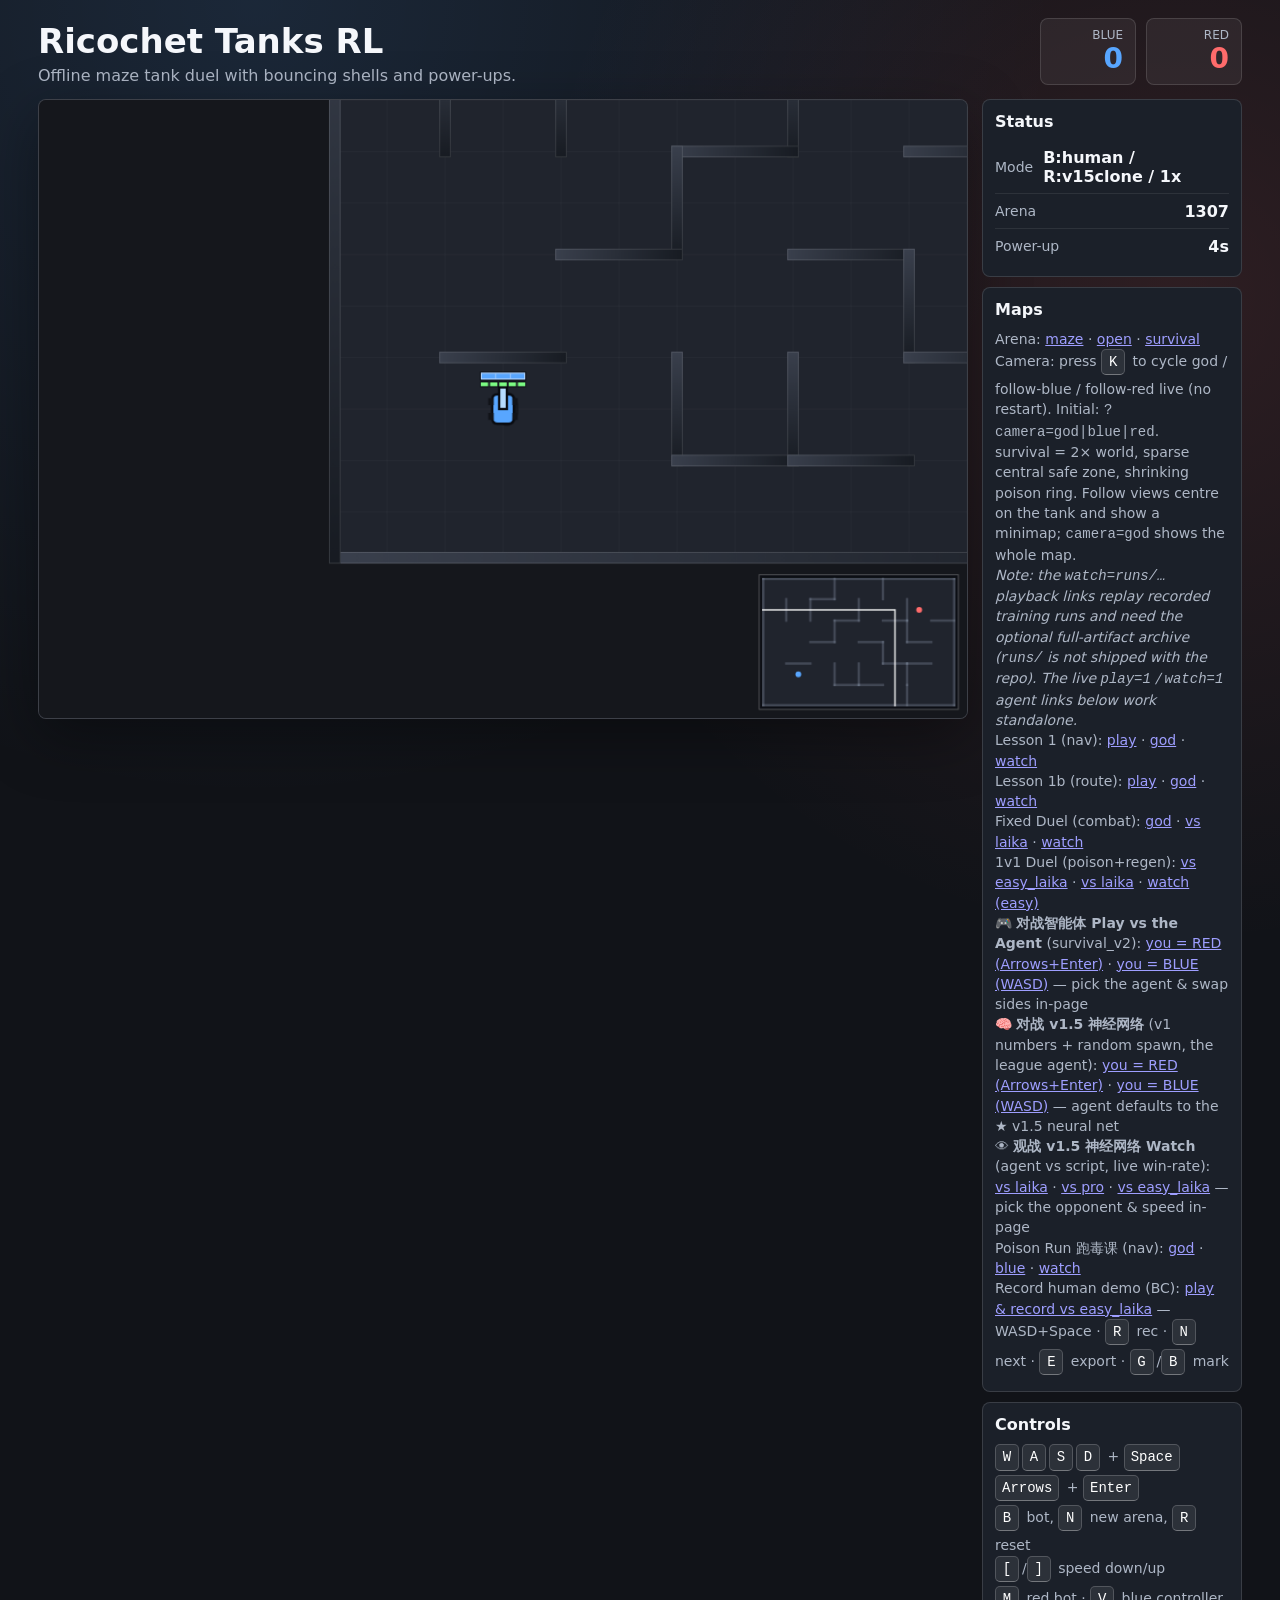
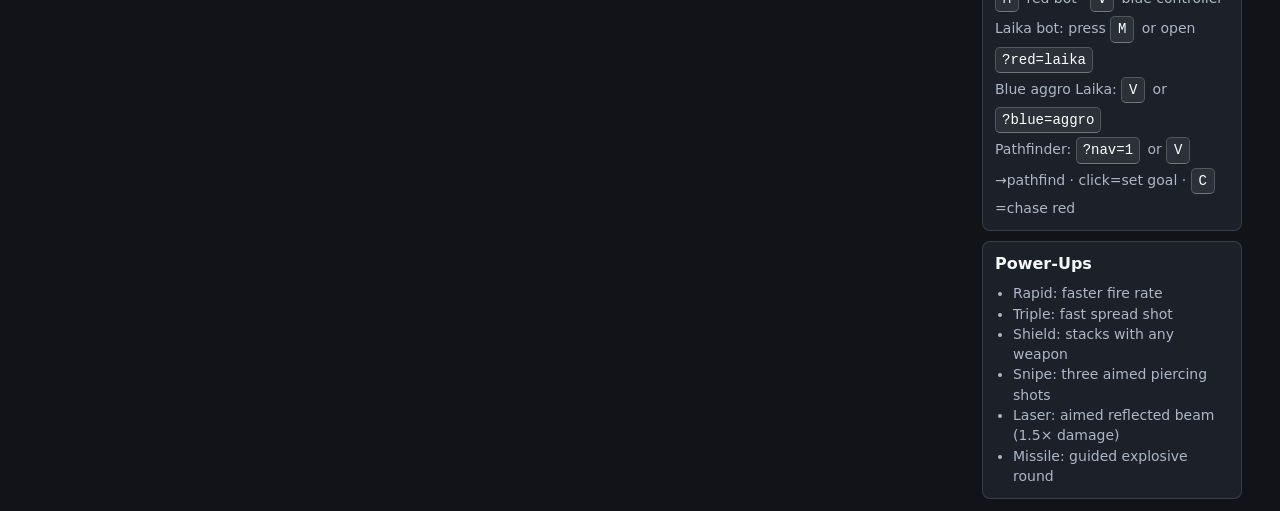
<file: index.html>
<!doctype html>
<html lang="en">
<head>
  <meta charset="utf-8">
  <meta name="viewport" content="width=device-width, initial-scale=1">
  <title>Ricochet Tanks RL</title>
  <link rel="stylesheet" href="styles.css">
</head>
<body>
  <main class="shell">
    <header class="topbar">
      <div>
        <h1>Ricochet Tanks RL</h1>
        <p>Offline maze tank duel with bouncing shells and power-ups.</p>
      </div>
      <div class="scoreboard" aria-live="polite">
        <div class="score score-p1">
          <span>Blue</span>
          <strong id="p1Score">0</strong>
        </div>
        <div class="score score-p2">
          <span>Red</span>
          <strong id="p2Score">0</strong>
        </div>
      </div>
    </header>

    <section class="game-wrap">
      <canvas id="game" width="960" height="640" tabindex="0" aria-label="Ricochet Tanks game canvas"></canvas>
      <aside class="panel">
        <div class="panel-block">
          <h2>Status</h2>
          <div class="stat-row"><span>Mode</span><strong id="modeLabel">Bot</strong></div>
          <div class="stat-row"><span>Arena</span><strong id="arenaSeed">0</strong></div>
          <div class="stat-row"><span>Power-up</span><strong id="powerupLabel">Waiting</strong></div>
        </div>

        <div class="panel-block">
          <h2>Maps</h2>
          <p>Arena: <a href="?arena=maze">maze</a> · <a href="?arena=open">open</a> · <a href="?arena=survival&camera=god">survival</a></p>
          <p>Camera: press <kbd>K</kbd> to cycle god / follow-blue / follow-red live (no restart). Initial: <code>?camera=god|blue|red</code>.</p>
          <p>survival = 2× world, sparse central safe zone, shrinking poison ring. Follow views centre on the tank and show a minimap; <code>camera=god</code> shows the whole map.</p>
          <p><em>Note: the <code>watch=runs/…</code> playback links replay recorded training runs and need the optional full-artifact archive (<code>runs/</code> is not shipped with the repo). The live <code>play=1</code> / <code>watch=1</code> agent links below work standalone.</em></p>
          <p>Lesson 1 (nav): <a href="?arena=survival&scenario=nav_powerup_poison&camera=blue&red=none">play</a> · <a href="?arena=survival&scenario=nav_powerup_poison&camera=god&red=none">god</a> · <a href="?arena=survival&scenario=nav_powerup_poison&camera=god&watch=runs/nav_powerup_poison_v1&red=none">watch</a></p>
          <p>Lesson 1b (route): <a href="?arena=survival&scenario=nav_route_to_center&camera=blue&red=none">play</a> · <a href="?arena=survival&scenario=nav_route_to_center&camera=god&red=none">god</a> · <a href="?arena=survival&scenario=nav_route_to_center&camera=god&watch=runs/nav_route_to_center_v1&red=none">watch</a></p>
          <p>Fixed Duel (combat): <a href="?arena=survival&scenario=fixed_moba&camera=god&red=none">god</a> · <a href="?arena=survival&scenario=fixed_moba&camera=blue&red=laika">vs laika</a> · <a href="?arena=survival&scenario=fixed_moba&camera=god&watch=runs/fixed_moba_v1&red=laika">watch</a></p>
          <p>1v1 Duel (poison+regen): <a href="?arena=survival&scenario=moba1v1duel&camera=god&red=easy_laika">vs easy_laika</a> · <a href="?arena=survival&scenario=moba1v1duel&camera=blue&red=laika">vs laika</a> · <a href="?arena=survival&scenario=moba1v1duel&camera=god&watch=runs/moba1v1duel_vs_easy_laika_v1&red=easy_laika">watch (easy)</a></p>
          <p>🎮 <strong>对战智能体 Play vs the Agent</strong> (survival_v2): <a href="?arena=survival&scenario=moba1v1duel&camera=god&ruleset=survival_v2&play=1">you = RED (Arrows+Enter)</a> · <a href="?arena=survival&scenario=moba1v1duel&camera=god&ruleset=survival_v2&play=1&side=blue">you = BLUE (WASD)</a> — pick the agent &amp; swap sides in-page</p>
          <p>🧠 <strong>对战 v1.5 神经网络</strong> (v1 numbers + random spawn, the league agent): <a href="?arena=survival&scenario=moba1v1duel&camera=god&spawn=half_random&play=1">you = RED (Arrows+Enter)</a> · <a href="?arena=survival&scenario=moba1v1duel&camera=god&spawn=half_random&play=1&side=blue">you = BLUE (WASD)</a> — agent defaults to the ★ v1.5 neural net</p>
          <p>👁 <strong>观战 v1.5 神经网络 Watch</strong> (agent vs script, live win-rate): <a href="?arena=survival&scenario=moba1v1duel&camera=god&spawn=half_random&watch=1&red=laika">vs laika</a> · <a href="?arena=survival&scenario=moba1v1duel&camera=god&spawn=half_random&watch=1&red=laika-aggressive-pro">vs pro</a> · <a href="?arena=survival&scenario=moba1v1duel&camera=god&spawn=half_random&watch=1&red=easy_laika">vs easy_laika</a> — pick the opponent &amp; speed in-page</p>
          <p>Poison Run 跑毒课 (nav): <a href="?arena=survival&scenario=moba_poison_run&camera=god&red=none">god</a> · <a href="?arena=survival&scenario=moba_poison_run&camera=blue&red=none">blue</a> · <a href="?arena=survival&scenario=moba_poison_run&camera=god&watch=runs/moba_poison_run_v1&red=none">watch</a></p>
          <p>Record human demo (BC): <a href="?arena=survival&scenario=moba1v1duel&camera=blue&red=easy_laika&record=human">play &amp; record vs easy_laika</a> — WASD+Space · <kbd>R</kbd> rec · <kbd>N</kbd> next · <kbd>E</kbd> export · <kbd>G</kbd>/<kbd>B</kbd> mark</p>
        </div>

        <div class="panel-block">
          <h2>Controls</h2>
          <p><kbd>W</kbd><kbd>A</kbd><kbd>S</kbd><kbd>D</kbd> + <kbd>Space</kbd></p>
          <p><kbd>Arrows</kbd> + <kbd>Enter</kbd></p>
          <p><kbd>B</kbd> bot, <kbd>N</kbd> new arena, <kbd>R</kbd> reset</p>
          <p><kbd>[</kbd>/<kbd>]</kbd> speed down/up</p>
          <p><kbd>M</kbd> red bot · <kbd>V</kbd> blue controller</p>
          <p>Laika bot: press <kbd>M</kbd> or open <kbd>?red=laika</kbd></p>
          <p>Blue aggro Laika: <kbd>V</kbd> or <kbd>?blue=aggro</kbd></p>
          <p>Pathfinder: <kbd>?nav=1</kbd> or <kbd>V</kbd>→pathfind · click=set goal · <kbd>C</kbd>=chase red</p>
        </div>

        <div class="panel-block">
          <h2>Power-Ups</h2>
          <ul>
            <li>Rapid: faster fire rate</li>
            <li>Triple: fast spread shot</li>
            <li>Shield: stacks with any weapon</li>
            <li>Snipe: three aimed piercing shots</li>
            <li>Laser: aimed reflected beam (1.5× damage)</li>
            <li>Missile: guided explosive round</li>
          </ul>
        </div>
      </aside>
    </section>
  </main>

  <!-- Browser policy weights (pure JS, exported via train/export_policy.py). Press M in-game to cycle agents. -->
  <!-- v1.5 (v1 numbers + random spawn) neural agent: DAgger clone of the pure-aggression champion, 105-d obs. -->
  <script src="model_weights_v15clone.js"></script>
  <!-- fixed-spawn champion (strongest under fixed spawn), 105-d obs -> RICOCHET_POLICIES["v3champ"] -->
  <script src="model_weights_v3champ.js"></script>
  <!-- Single source of truth: game_core.js (physics, headless-capable) is loaded
       first, then game_render.js (canvas + input) drives it. -->
  <script src="game_core.js?v=survival39"></script>
  <script src="game_render.js?v=survival39"></script>
</body>
</html>
</file>
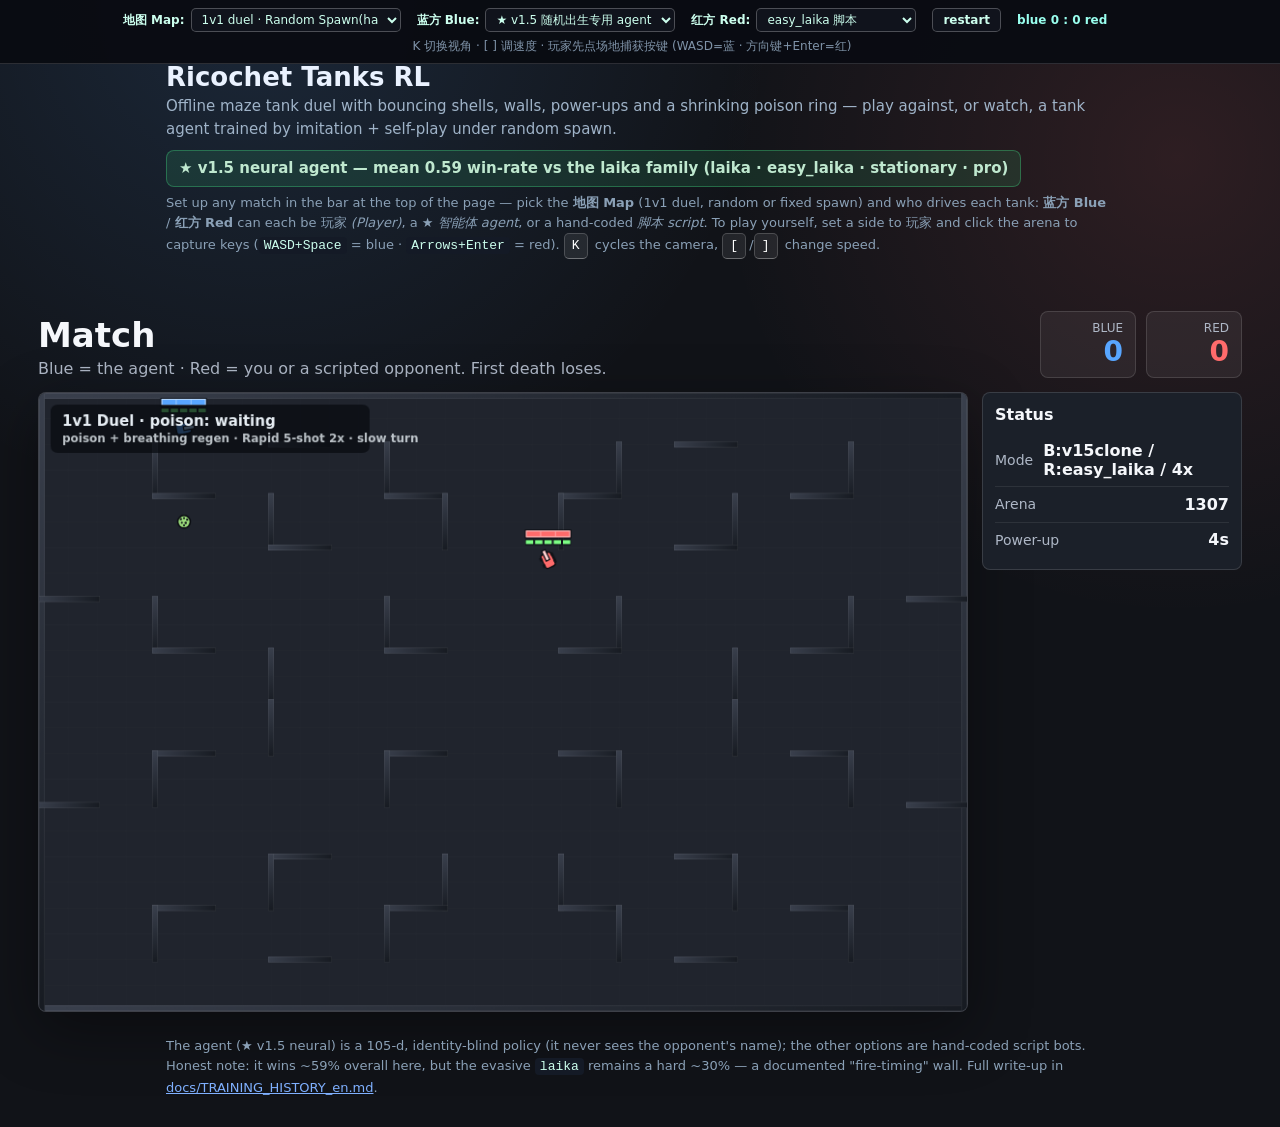
<file: play.html>
<!doctype html>
<html lang="en">
<head>
  <meta charset="utf-8">
  <meta name="viewport" content="width=device-width, initial-scale=1">
  <title>Ricochet Tanks RL — Play vs the Agent</title>
  <link rel="stylesheet" href="styles.css">
  <style>
    /* play.html-only polish on top of styles.css (the game canvas/panel styling is reused as-is) */
    .intro { max-width: 980px; margin: 18px auto 6px; padding: 0 16px; color: #cfe; font: 400 15px/1.5 system-ui, sans-serif; }
    .intro h1 { font-size: 26px; margin: 0 0 4px; color: #eaf2ff; }
    .intro .pitch { color: #9fb3c8; margin: 0 0 10px; }
    .intro .result { display: inline-block; background: rgba(60,200,120,0.14); border: 1px solid rgba(60,200,120,0.4);
      color: #bfe8cf; border-radius: 8px; padding: 6px 12px; font-weight: 600; }
    .modes { max-width: 980px; margin: 14px auto; padding: 0 16px; display: flex; flex-wrap: wrap; gap: 10px; }
    .modes .group { display: flex; flex-direction: column; gap: 6px; }
    .modes .label { font: 600 12px system-ui; color: #7f93a8; text-transform: uppercase; letter-spacing: .04em; }
    .modes .row { display: flex; gap: 8px; flex-wrap: wrap; }
    .modes a { text-decoration: none; background: #141a26; color: #cfe; border: 1px solid rgba(255,255,255,0.18);
      border-radius: 8px; padding: 8px 13px; font: 600 13px system-ui; transition: background .12s, border-color .12s; }
    .modes a:hover { background: #1d2636; border-color: rgba(120,180,255,0.6); }
    .modes a.play { border-color: rgba(120,180,255,0.45); }
    .modes a.watch { border-color: rgba(60,200,120,0.4); }
    .howto { max-width: 980px; margin: 6px auto 30px; padding: 0 16px; color: #8aa0b6; font: 400 13px/1.55 system-ui; }
    .howto code { background: #141a26; padding: 1px 5px; border-radius: 4px; color: #cfe; }
    .howto a { color: #7fb0ff; }
  </style>
</head>
<body>
  <!-- No query params -> default preset: WATCH the v1.5 agent (blue=v15clone) vs easy_laika (red) at 4× speed.
       Runs (and finishes) before the engine scripts below, so initWatchMode reads the updated URL. -->
  <script>
    if (!window.location.search) {
      history.replaceState(null, "", "play.html?arena=survival&scenario=moba1v1duel&camera=god&spawn=half_random&watch=1&blue=v15clone&red=easy_laika&speed=4");
    }
  </script>

  <div class="intro">
    <h1>Ricochet Tanks RL</h1>
    <p class="pitch">Offline maze tank duel with bouncing shells, walls, power-ups and a shrinking poison ring —
      play against, or watch, a tank agent trained by imitation + self-play under random spawn.</p>
    <span class="result">★ v1.5 neural agent — <strong>mean 0.59</strong> win-rate vs the laika family (laika · easy_laika · stationary · pro)</span>
  </div>

  <p class="howto" style="margin-top:0;">
    Set up any match in the bar at the top of the page — pick the <strong>地图 Map</strong> (1v1 duel, random or fixed spawn)
    and who drives each tank: <strong>蓝方 Blue</strong> / <strong>红方 Red</strong> can each be 玩家 <em>(Player)</em>,
    a ★ <em>智能体 agent</em>, or a hand-coded <em>脚本 script</em>. To play yourself, set a side to 玩家 and click the arena to
    capture keys (<code>WASD+Space</code> = blue · <code>Arrows+Enter</code> = red). <kbd>K</kbd> cycles the camera, <kbd>[</kbd>/<kbd>]</kbd> change speed.
  </p>

  <main class="shell">
    <header class="topbar">
      <div>
        <h1>Match</h1>
        <p>Blue = the agent · Red = you or a scripted opponent. First death loses.</p>
      </div>
      <div class="scoreboard" aria-live="polite">
        <div class="score score-p1"><span>Blue</span><strong id="p1Score">0</strong></div>
        <div class="score score-p2"><span>Red</span><strong id="p2Score">0</strong></div>
      </div>
    </header>

    <section class="game-wrap">
      <canvas id="game" width="960" height="640" tabindex="0" aria-label="Ricochet Tanks game canvas"></canvas>
      <aside class="panel">
        <div class="panel-block">
          <h2>Status</h2>
          <div class="stat-row"><span>Mode</span><strong id="modeLabel">Bot</strong></div>
          <div class="stat-row"><span>Arena</span><strong id="arenaSeed">0</strong></div>
          <div class="stat-row"><span>Power-up</span><strong id="powerupLabel">Waiting</strong></div>
        </div>
      </aside>
    </section>
  </main>

  <p class="howto">
    The agent (★ v1.5 neural) is a 105-d, identity-blind policy (it never sees the opponent's name); the other options are hand-coded script bots.
    Honest note: it wins ~59% overall here, but the evasive <code>laika</code> remains a hard ~30% — a documented
    "fire-timing" wall. Full write-up in <a href="docs/TRAINING_HISTORY_en.md">docs/TRAINING_HISTORY_en.md</a>.
  </p>

  <!-- Single source of truth: model weights, then physics (game_core) before render (game_render). -->
  <!-- the deliverable: the v1.5 DAgger/self-play agent, registers RICOCHET_POLICIES["v15clone"] (105-d obs) -->
  <script src="model_weights_v15clone.js"></script>
  <!-- the fixed-spawn champion (strongest agent under fixed spawn), 105-d obs, registers RICOCHET_POLICIES["v3champ"] -->
  <script src="model_weights_v3champ.js"></script>
  <script src="game_core.js?v=survival39"></script>
  <script src="game_render.js?v=survival39"></script>
</body>
</html>
</file>
<file: styles.css>
:root {
  color-scheme: dark;
  --bg: #111318;
  --ink: #f5f7fb;
  --muted: #aeb7c6;
  --panel: #1b2029;
  --line: rgba(255, 255, 255, 0.13);
  --blue: #58a6ff;
  --red: #ff6b6b;
  --gold: #f2c94c;
}

* {
  box-sizing: border-box;
}

body {
  margin: 0;
  min-height: 100vh;
  background:
    radial-gradient(circle at 20% 0%, rgba(88, 166, 255, 0.14), transparent 34%),
    radial-gradient(circle at 92% 14%, rgba(255, 107, 107, 0.12), transparent 30%),
    var(--bg);
  color: var(--ink);
  font-family: Inter, ui-sans-serif, system-ui, -apple-system, BlinkMacSystemFont, "Segoe UI", sans-serif;
}

.shell {
  width: min(1240px, 100vw);
  margin: 0 auto;
  padding: 18px;
}

.topbar {
  display: flex;
  align-items: end;
  justify-content: space-between;
  gap: 18px;
  margin-bottom: 14px;
}

h1, h2, p {
  margin: 0;
}

h1 {
  font-size: 34px;
  line-height: 1.05;
  letter-spacing: 0;
}

.topbar p {
  color: var(--muted);
  margin-top: 6px;
}

.scoreboard {
  display: flex;
  gap: 10px;
}

.score {
  min-width: 96px;
  border: 1px solid var(--line);
  border-radius: 8px;
  padding: 9px 12px;
  background: rgba(255, 255, 255, 0.06);
  text-align: right;
}

.score span {
  display: block;
  color: var(--muted);
  font-size: 12px;
  text-transform: uppercase;
}

.score strong {
  display: block;
  font-size: 28px;
}

.score-p1 strong {
  color: var(--blue);
}

.score-p2 strong {
  color: var(--red);
}

.game-wrap {
  display: grid;
  grid-template-columns: minmax(0, 960px) 260px;
  gap: 14px;
  align-items: start;
}

canvas {
  width: 100%;
  aspect-ratio: 3 / 2;
  display: block;
  border: 1px solid var(--line);
  border-radius: 8px;
  background: #20242d;
  outline: none;
  box-shadow: 0 18px 60px rgba(0, 0, 0, 0.38);
}

.panel {
  display: grid;
  gap: 10px;
}

.panel-block {
  border: 1px solid var(--line);
  border-radius: 8px;
  padding: 12px;
  background: var(--panel);
}

.panel-block h2 {
  font-size: 16px;
  margin-bottom: 10px;
}

.stat-row {
  display: flex;
  align-items: center;
  justify-content: space-between;
  gap: 10px;
  padding: 7px 0;
  border-top: 1px solid rgba(255, 255, 255, 0.08);
}

.stat-row:first-of-type {
  border-top: 0;
}

.stat-row span,
.panel-block p,
.panel-block li {
  color: var(--muted);
  font-size: 14px;
  line-height: 1.45;
}

.panel-block ul {
  margin: 0;
  padding-left: 18px;
}

kbd {
  display: inline-block;
  min-width: 24px;
  margin: 0 3px 4px 0;
  padding: 2px 6px;
  border: 1px solid rgba(255, 255, 255, 0.18);
  border-bottom-color: rgba(255, 255, 255, 0.34);
  border-radius: 5px;
  background: rgba(255, 255, 255, 0.08);
  color: #fff;
  text-align: center;
}

@media (max-width: 980px) {
  .topbar {
    align-items: start;
    flex-direction: column;
  }

  .game-wrap {
    grid-template-columns: 1fr;
  }

  .panel {
    grid-template-columns: repeat(3, minmax(0, 1fr));
  }
}

@media (max-width: 720px) {
  .panel {
    grid-template-columns: 1fr;
  }

  h1 {
    font-size: 28px;
  }
}
</file>
